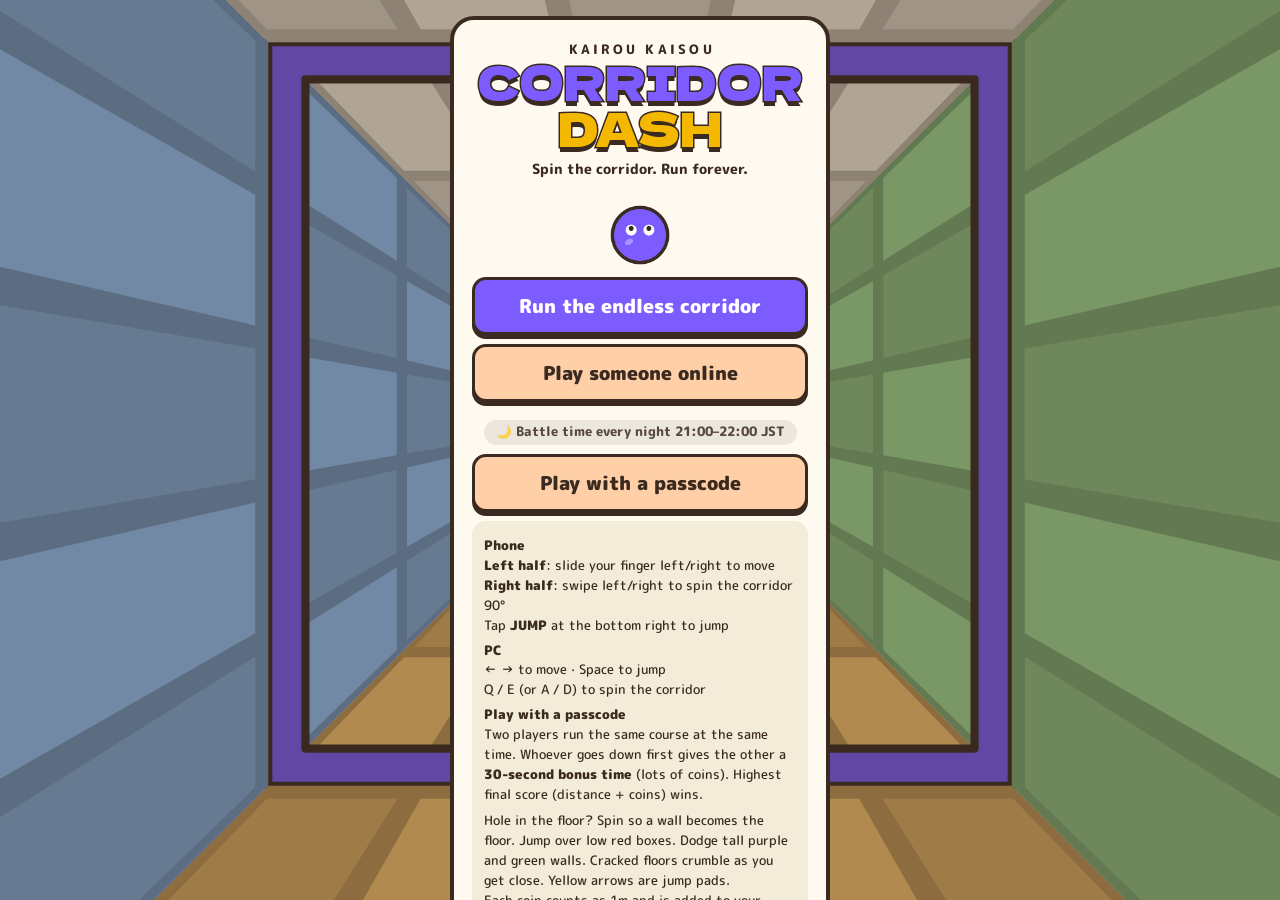
<file: index.html>
<!doctype html>
<html lang="ja">
<head><script>/* nsb-move: .com へ引っ越し（保存情報も持っていく） */(function(){if(location.hostname!=='nasubi-no-oniwa.github.io')return;var u='https://nasubi-no-oniwa.com'+location.pathname+location.search,h=location.hash||'';try{var ks=[],i,k,v,d={},n=0;for(i=0;i<localStorage.length;i++){k=localStorage.key(i);v=localStorage.getItem(k);if(v!=null)ks.push([k,v])}ks.sort(function(a,b){return a[1].length-b[1].length});for(i=0;i<ks.length;i++){var s=ks[i][0].length+ks[i][1].length;if(n+s>30000)break;d[ks[i][0]]=ks[i][1];n+=s}if(n>0)u+='#nsbmig='+encodeURIComponent(JSON.stringify(d))+(h?'&nsbh='+encodeURIComponent(h):'');else u+=h}catch(e){u+=h}location.replace(u)})();</script><link rel="canonical" href="https://nasubi-no-oniwa.com/kairou/">
<!-- Google tag (gtag.js) -->
<script async src="https://www.googletagmanager.com/gtag/js?id=G-5RB6XMN0QR"></script>
<script>
  window.dataLayer = window.dataLayer || [];
  function gtag(){dataLayer.push(arguments);}
  gtag('js', new Date());
  gtag('config', 'G-5RB6XMN0QR');
</script>
<meta charset="utf-8">
<meta name="viewport" content="width=device-width,initial-scale=1,maximum-scale=1,user-scalable=no,viewport-fit=cover">
<meta name="theme-color" content="#fff4dc">
<meta name="description" content="通路をまわして、どこまでも走れ。壁も天井も床になる、無限に続く回廊を走るゲーム。">
<title>回廊快走（かいろうかいそう）</title>
<link rel="manifest" href="manifest.json">
<link rel="icon" href="icons/icon-192.png">
<link rel="apple-touch-icon" href="icons/icon-192.png">
<meta property="og:title" content="回廊快走（かいろうかいそう）">
<meta property="og:description" content="通路をまわして、どこまでも走れ。">
<meta property="og:image" content="https://nasubi-no-oniwa.github.io/kairou/icons/icon-512.png">
<link rel="preconnect" href="https://fonts.googleapis.com">
<link rel="preconnect" href="https://fonts.gstatic.com" crossorigin>
<link href="https://fonts.googleapis.com/css2?family=Dela+Gothic+One&family=M+PLUS+Rounded+1c:wght@500;800;900&display=swap" rel="stylesheet">
<link rel="stylesheet" href="css/style.css">
<!-- nasubi-track: 結果画面とXへの投稿の回数を記録（ゲームの動きには影響しない） -->
<script>(function(){try{var G="kairou",IDS=["over", "vs-result", "mis-result"];
function ev(n){try{if(typeof gtag==='function')gtag('event',n,{game:G});}catch(e){}}
var o=window.open;window.open=function(u){try{if(/intent\/(post|tweet)/.test(String(u)))ev('x_share');}catch(e){}return o.apply(window,arguments);};
if(!IDS.length)return;
function vis(e){if(!e||!e.isConnected||e.closest('[hidden]'))return false;var r=e.getBoundingClientRect();if(r.width<1||r.height<1)return false;for(var n=e;n&&n.nodeType===1;n=n.parentElement){var s=getComputedStyle(n);if(s.display==='none'||s.visibility==='hidden'||parseFloat(s.opacity)<0.05)return false;}return true;}
var was={};setInterval(function(){try{var any=false;for(var i=0;i<IDS.length;i++){if(vis(document.getElementById(IDS[i])))any=true;}if(any&&!was.v)ev('result_view');was.v=any;}catch(e){}},700);
}catch(e){}})();</script>
<!-- nasubi-ad: スマホのとき、結果画面とタイトル画面の決めた場所に広告の帯（と、決めた場所だけその下に大きい広告）を出す（遊んでいる最中は出さない・ボタンに重ねない・広告の幅320pxを切らない・画面が出たらすぐ見せるが、最初の1.2秒は押しても反応しない・画面が出るたびに新しい広告を読みこむ（場所ごとに30秒に1回まで）・画面が隠れて2秒たったら広告を外して止める・タイトル画面はタイトル用の広告枠を使う） -->
<script>(function(){try{var C=[{"a": "#over .box", "v": "#over"}, {"a": "#vs-result .box", "v": "#vs-result"}, {"a": "#title div.box", "v": "#title", "t": 1, "b": 1, "m": 20, "x": "", "x2": ""}],BIG=1,M=20,EX="",EX2="",AD='https://nasubi-no-oniwa.github.io/ad/',AD2='https://nasubi-no-oniwa.github.io/ad/big.html',TAD='https://nasubi-no-oniwa.github.io/ad/t.html',TAD2='https://nasubi-no-oniwa.github.io/ad/tbig.html',LOCK=1200,HOLD=2000,MIN=30000;
if(/[?&]noad=1/.test(location.search))return;
if(!/iPhone|iPod|Android|Mobile|Windows Phone|BlackBerry/i.test(navigator.userAgent||''))return;
var S=[];
function vis(e){if(!e||!e.isConnected||e.closest('[hidden]'))return false;var r=e.getBoundingClientRect();if(r.width<1||r.height<1)return false;for(var n=e;n&&n.nodeType===1;n=n.parentElement){var s=getComputedStyle(n);if(s.display==='none'||s.visibility==='hidden'||parseFloat(s.opacity)<0.05)return false;}return true;}
function opt(i,k,d){return C[i][k]===undefined?d:C[i][k];}
function mk(i){var b=document.createElement('div');b.className='nsb-ad';b.style.cssText='display:block;position:static;float:none;box-sizing:content-box;width:320px;min-width:320px;max-width:none;height:50px;margin:'+opt(i,'m',M)+'px calc((100% - 320px) / 2) 0;padding:0;border:0;background:none;box-shadow:none;border-radius:0;transform:none;overflow:hidden;flex:0 0 auto;align-self:center;'+opt(i,'x',EX);return b;}
function mk2(i){var g=document.createElement('div');g.className='nsb-ad nsb-big';g.style.cssText='display:block;position:static;float:none;box-sizing:content-box;width:300px;min-width:300px;max-width:none;height:250px;margin:20px calc((100% - 300px) / 2) 0;padding:0;border:0;background:none;box-shadow:none;border-radius:0;transform:none;overflow:hidden;flex:0 0 auto;align-self:center;'+opt(i,'x2',EX2);return g;}
function mkf(u,w,h){var f=document.createElement('iframe');f.title='ad';f.setAttribute('scrolling','no');f.width=w;f.height=h;f.style.cssText='border:0;margin:0;padding:0;width:'+w+'px;height:'+h+'px;display:block;max-width:none;visibility:hidden;pointer-events:none';f.src=u;return f;}
function place(){for(var i=0;i<C.length;i++){var a=document.querySelector(C[i].a);if(!a)continue;var s=S[i]||(S[i]={b:mk(i),g:opt(i,'b',BIG)?mk2(i):null,on:false,since:0,hid:0,last:0,f:null,f2:null});var b=s.b;
if(C[i].p==='first'){if(a.firstElementChild!==b)a.insertBefore(b,a.firstChild);}else if(b.parentNode!==a)a.appendChild(b);
if(s.g&&b.nextSibling!==s.g)a.insertBefore(s.g,b.nextSibling);}}
function off(s,now){if(s.f){s.f.style.visibility='hidden';s.f.style.pointerEvents='none';}if(s.f2){s.f2.style.visibility='hidden';s.f2.style.pointerEvents='none';}s.on=false;s.since=0;s.hid=now;}
function kill(s){if(s.f){if(s.f.parentNode)s.f.parentNode.removeChild(s.f);s.f=null;}if(s.f2){if(s.f2.parentNode)s.f2.parentNode.removeChild(s.f2);s.f2=null;}}
function tick(){try{place();var k=-1,i,s,res=false,now=Date.now();
for(i=0;i<C.length;i++){s=S[i];if(!C[i].t&&s&&vis(document.querySelector(C[i].v))&&vis(s.b)){k=i;res=true;break;}}
if(k<0)for(i=0;i<C.length;i++){s=S[i];if(C[i].t&&s&&vis(document.querySelector(C[i].v))&&vis(s.b)){k=i;break;}}
if(document.hidden)k=-1;
for(i=0;i<C.length;i++){s=S[i];if(!s)continue;
if(C[i].t){var d=(res&&vis(document.querySelector(C[i].v)))?'none':'block';if(s.b.style.display!==d){s.b.style.display=d;if(s.g)s.g.style.display=d;}}
if(i!==k){if(s.on)off(s,now);if(s.f&&now-s.hid>=HOLD&&now-s.last>=MIN)kill(s);}}
if(k<0)return;
s=S[k];
if(!s.on){s.on=true;s.since=now;}
if(!s.f){var t=!!C[k].t;s.f=mkf(t?TAD:AD,320,50);s.b.appendChild(s.f);if(s.g){s.f2=mkf(t?TAD2:AD2,300,250);s.g.appendChild(s.f2);}s.last=now;}
if(s.f.parentNode!==s.b)s.b.appendChild(s.f);if(s.f2&&s.f2.parentNode!==s.g)s.g.appendChild(s.f2);
var pe=(now-s.since<LOCK)?'none':'auto';
s.f.style.visibility='visible';s.f.style.pointerEvents=pe;if(s.f2){s.f2.style.visibility='visible';s.f2.style.pointerEvents=pe;}
}catch(_){}}
function go(){place();try{new MutationObserver(place).observe(document.body,{childList:true,subtree:true});}catch(_){}setInterval(tick,300);}
if(document.body)go();else document.addEventListener('DOMContentLoaded',go);
}catch(e){}})();</script>
<!-- nasubi-next: 結果画面に「次のゲーム」を出す（右にスライドするか押すと、おすすめの画面。中身は nasubi-no-oniwa.github.io/next/next.js で全作品共通） -->
<script>window.NSB_NEXT={"g": "kairou", "r": [{"a": "#over .box", "v": "#over"}, {"a": "#vs-result .box", "v": "#vs-result"}], "ad": 1};</script>
<script src="https://nasubi-no-oniwa.github.io/next/next.js" defer></script>
</head>
<body>
<canvas id="view"></canvas>
<div id="hud">
  <div class="dist"><b id="dist">0</b><small>m</small></div>
  <div class="best" id="best"></div>
  <div class="coin-hud"><i></i><b id="coins">0</b></div>
  <div class="stage-name" id="stage-name"></div>
</div>
<div id="missions"></div>
<div class="area-name" id="area-name"></div>
<div class="pop" id="pop"></div>
<div id="opp" class="opp-chip"></div>
<div id="bonus" class="bonus-chip"></div>
<div id="count" class="count"></div>
<div id="jump-btn" data-i="jump">ジャンプ</div>
<div id="hint-l" class="hint-zone" data-i="hint_l">← すべらせて横移動 →</div>
<div id="hint-r" class="hint-zone" data-i="hint_r">⇆ スワイプで回転</div>

<section id="title" class="screen show">
  <div class="box">
    <p class="kana" data-i="kana">かいろうかいそう</p>
    <h1 class="logo" data-ih="logo">回廊<span>快走</span></h1>
    <p class="tag" data-i="tag">通路をまわして、どこまでも走れ。</p>
    <canvas id="title-blob" width="160" height="150"></canvas>
    <button class="btn primary" id="btn-start" data-i="start">無限回廊を走る</button>
    <button class="btn ghost" id="btn-ghost" hidden data-i="ghost_btn">ベストのコースで、ゴーストと走る</button>
    <button class="btn vs" id="btn-vs" data-i="online">あいことばで対戦</button>
    <p class="best-line" id="best-title"></p>
    <div class="howto">
      <div><h3 data-i="phone">スマホ</h3><p data-ih="phone_d">画面の<b>左半分</b>：指を左右にすべらせて横に動く<br>画面の<b>右半分</b>：左右にスワイプで通路が90度まわる<br>右下の<b>ジャンプ</b>ボタンでジャンプ</p></div>
      <div><h3>PC</h3><p data-ih="pc_d">← → で横に動く　スペースでジャンプ<br>Q・E（または A・D）で通路をまわす</p></div>
      <div><h3 data-i="online">あいことばで対戦</h3><p data-ih="vs_d">2人が同じコースを同時に走る。先にやられたら、相手に<b>30秒のボーナスタイム</b>（コインがたくさん）。最後のスコア（距離＋コイン）が多い方の勝ち。</p></div>
      <p class="note" data-ih="note">床に穴があったら、まわして壁を床にしよう。赤い低い箱はジャンプでこえられる。紫と緑の高いかべはよけるしかない。ひびの入った床は近づくとくずれる。黄色の矢印はジャンプ台。<br>コインは1枚1mとして、最後に記録に足されます。</p>
    </div>
    <a class="home-link" href="https://nasubi-no-oniwa.github.io/" data-i="home_e">🍆 なすびのお庭へ</a>
    <div class="langs" role="group" aria-label="Language"><button type="button" data-lang="ja">日本語</button><button type="button" data-lang="en">English</button><button type="button" data-lang="zh">繁中</button><button type="button" data-lang="ko">한국어</button></div>
  </div>
</section>
<section id="over" class="screen">
  <div class="box">
    <h2 id="over-title" data-i="fell">ドボン！</h2>
    <div class="bill">
      <div class="line"><span data-i="b_dist">走った距離</span><b id="b-dist">0m</b></div>
      <div class="line"><span><span data-i="b_coin">コイン</span> <i class="ci"></i>×<em id="b-coins">0</em></span><b id="b-coin-m">+0m</b></div>
      <div class="line"><span><span data-i="b_mis">ミッション</span> <em id="b-mis">0</em><span data-i="b_mis_u">こ</span></span><b id="b-mis-m">+0m</b></div>
      <div class="total"><span data-i="record">きろく</span><b><em id="b-total">0</em>m</b></div>
    </div>
    <p id="over-best"></p>
    <ul class="mis-result" id="mis-result"></ul>
    <p id="over-area"></p>
    <button class="btn primary" id="btn-retry" data-i="again">もう一回</button>
    <button class="btn ghost" id="btn-ghost2" hidden data-i="ghost_btn">ベストのコースで、ゴーストと走る</button>
    <button class="btn sub" id="btn-title" data-i="to_title">タイトルへ</button>
  </div>
</section>
<section id="ov-online" class="screen">
  <div class="box">
    <h2 class="sub-title" data-i="online">あいことばで対戦</h2>
    <div id="online-form" class="col">
      <label class="field-l"><span data-i="passcode">あいことば</span><input id="in-code" maxlength="20" autocomplete="off" placeholder="例：かいろう123" data-ip="ex_code"></label>
      <label class="field-l"><span data-i="name">なまえ</span><input id="in-name" maxlength="8" autocomplete="off" placeholder="ななし" data-ip="noname"></label>
      <p class="hint" data-i="online_hint2">同じあいことばを入れた人と対戦します（2人まで）。</p>
      <button class="btn primary" id="btn-join" data-i="join">はいる</button>
    </div>
    <div id="online-wait" class="col" hidden>
      <p class="wait-code"><span data-i="wait_pre">あいことば「</span><b id="wait-code"></b><span data-i="wait_post">」</span></p>
      <p class="wait-msg" id="wait-msg" data-i="waiting">あいてを待っています…</p>
      <button class="btn sub" id="btn-copy" data-i="copy_link">さそうリンクをコピー</button>
    </div>
    <p class="err" id="online-err"></p>
    <button class="btn sub" id="btn-online-close" data-i="back">もどる</button>
  </div>
</section>
<section id="vs-wait" class="screen">
  <div class="box">
    <h2 class="sub-title" id="w-title">ドボン！</h2>
    <p class="hint" data-i="wait_bonus">相手のボーナスタイムが終わるまで待っています</p>
    <div class="race">
      <div class="who me"><span id="w-me-n" data-i="you">あなた</span><b id="w-me">0</b><small>m</small></div>
      <div class="vsmark">VS</div>
      <div class="who op"><span id="w-op-n" data-i="opp">あいて</span><b id="w-op">0</b><small>m</small></div>
    </div>
    <p class="wait-left" id="w-left" data-i="left_30">のこり 30秒</p>
  </div>
</section>
<section id="vs-result" class="screen">
  <div class="box">
    <h2 id="r-title" data-i="res_win">かち！</h2>
    <table class="vs-table">
      <tr><th></th><th id="r-me-n" data-i="you">あなた</th><th id="r-op-n" data-i="opp">あいて</th></tr>
      <tr><td data-i="b_dist">走った距離</td><td id="r-me-d">0m</td><td id="r-op-d">0m</td></tr>
      <tr><td data-i="b_coin">コイン</td><td id="r-me-c">0</td><td id="r-op-c">0</td></tr>
      <tr class="sc"><td data-i="score">スコア</td><td id="r-me-s">0m</td><td id="r-op-s">0m</td></tr>
    </table>
    <p class="hint" id="r-note"></p>
    <button class="btn primary" id="btn-rematch" data-i="again">もう一回</button>
    <button class="btn sub" id="btn-vs-title" data-i="to_title">タイトルへ</button>
  </div>
</section>
<script src="js/i18n.js"></script>
<script src="js/stages.js"></script>
<script src="js/engine.js"></script>
<script src="js/music.js"></script>
<script src="js/online.js"></script>
<script src="js/qm.js"></script>
<script src="js/firebase-config.js"></script>
<script src="js/main.js"></script>
</body>
</html>
</file>
<file: css/style.css>
:root { --ink: #3b2a20; --gold: #f5b800; --display: "Dela Gothic One", sans-serif; --safe-b: env(safe-area-inset-bottom, 0px); --safe-t: env(safe-area-inset-top, 0px); }
* { box-sizing: border-box; -webkit-tap-highlight-color: transparent; }
html, body { margin: 0; height: 100%; overflow: hidden; background: #fff4dc; color: #fff; font-family: "M PLUS Rounded 1c", sans-serif; font-weight: 800; touch-action: none; user-select: none; -webkit-user-select: none; overscroll-behavior: none; }
button { font: inherit; color: inherit; cursor: pointer; }
#view { position: fixed; inset: 0; width: 100%; height: 100%; display: block; }
#hud { position: fixed; left: 0; right: 0; top: calc(8px + var(--safe-t)); text-align: center; pointer-events: none; }
.dist { font-family: var(--display); font-size: 40px; line-height: 1; color: #fff; -webkit-text-stroke: 6px var(--ink); paint-order: stroke fill; text-shadow: 0 4px 0 var(--ink); }
.dist small { font-size: 18px; margin-left: 3px; }
.best { font-size: 13px; margin-top: 4px; color: var(--ink); text-shadow: 0 0 4px #fff, 0 0 6px #fff; } .best:empty { display: none; }
.coin-hud { margin-top: 6px; font-size: 17px; display: inline-flex; align-items: center; gap: 6px; background: #fff; color: var(--ink); border: 3px solid var(--ink); border-radius: 999px; padding: 1px 12px 1px 6px; box-shadow: 0 3px 0 var(--ink); }
.coin-hud i, .ci { display: inline-block; width: 16px; height: 16px; border-radius: 50%; background: var(--gold); border: 2.5px solid var(--ink); vertical-align: -2px; }
.stage-name { margin: 8px auto 0; display: block; width: fit-content; font-size: 14px; background: var(--ink); border-radius: 999px; padding: 3px 14px; opacity: 0; transition: opacity .3s; }
.stage-name.show { opacity: 1; }
#missions { position: fixed; left: calc(8px + env(safe-area-inset-left, 0px)); top: calc(8px + var(--safe-t)); display: flex; flex-direction: column; gap: 3px; pointer-events: none; width: min(118px, calc(50vw - 74px)); }
.mis { background: rgba(255,255,255,.92); color: var(--ink); border: 2px solid var(--ink); border-radius: 9px; padding: 1px 6px; font-size: 10px; line-height: 1.3; display: flex; justify-content: space-between; gap: 4px; }
.mis b { font-size: 10px; font-weight: 900; overflow: hidden; text-overflow: ellipsis; white-space: nowrap; } .mis span { white-space: nowrap; } .mis.done { background: var(--gold); }
@media (min-width: 700px) { #missions { width: 190px; } .mis, .mis b { font-size: 12px; } }
.area-name { position: fixed; left: 0; right: 0; top: 34%; text-align: center; font-family: var(--display); font-size: clamp(22px, 7vw, 34px); color: #fff; -webkit-text-stroke: 7px var(--ink); paint-order: stroke fill; text-shadow: 0 5px 0 var(--ink); opacity: 0; transform: scale(.9); transition: opacity .4s, transform .4s; white-space: pre-line; line-height: 1.3; pointer-events: none; }
.area-name.show { opacity: 1; transform: scale(1); }
.area-name small { font-family: "M PLUS Rounded 1c", sans-serif; font-size: .55em; }
.pop { position: fixed; left: 50%; top: 24%; transform: translate(-50%, 10px); background: var(--gold); color: var(--ink); border: 3px solid var(--ink); border-radius: 999px; padding: 4px 16px; font-size: 15px; box-shadow: 0 3px 0 var(--ink); opacity: 0; transition: opacity .25s, transform .25s; pointer-events: none; white-space: nowrap; }
.pop.show { opacity: 1; transform: translate(-50%, 0); }
#jump-btn { position: fixed; right: calc(18px + env(safe-area-inset-right, 0px)); bottom: calc(22px + var(--safe-b)); width: 92px; height: 92px; border-radius: 50%; background: rgba(245,184,0,.92); border: 4px solid var(--ink); color: var(--ink); display: flex; align-items: center; justify-content: center; font-size: 17px; font-weight: 900; box-shadow: 0 5px 0 var(--ink); pointer-events: none; }
#jump-btn.on { transform: translateY(3px) scale(.95); box-shadow: 0 2px 0 var(--ink); }
.hint-zone { position: fixed; bottom: calc(10px + var(--safe-b)); font-size: 12px; pointer-events: none; transition: opacity .6s; background: var(--ink); color: #fff; border-radius: 999px; padding: 3px 10px; }
#hint-l { left: 16px; } #hint-r { right: 16px; bottom: calc(126px + var(--safe-b)); white-space: nowrap; }
body.playing .hint-zone.gone { opacity: 0; }
body:not(.playing) #jump-btn, body:not(.playing) .hint-zone, body:not(.playing) #hud, body:not(.playing) #missions { display: none; }
@media (pointer: fine) { #jump-btn, .hint-zone { display: none !important; } }
.screen { position: fixed; inset: 0; display: none; align-items: center; justify-content: center; padding: 16px; background: rgba(59,42,32,.4); overflow-y: auto; }
.screen.show { display: flex; }
.box { width: 100%; max-width: 380px; text-align: center; background: #fffaf0; color: var(--ink); border: 4px solid var(--ink); border-radius: 24px; padding: 18px 18px; box-shadow: 0 8px 0 rgba(59,42,32,.5); margin: auto; display: flex; flex-direction: column; gap: 9px; }
.proto { align-self: center; margin: 0; background: var(--ink); color: #fff; border-radius: 999px; padding: 2px 14px; font-size: 13px; }
.kana { margin: 2px 0 -10px; font-size: 13px; letter-spacing: .4em; text-indent: .4em; }
.logo { font-family: var(--display); font-weight: 400; font-size: clamp(46px, 15vw, 64px); margin: 0; line-height: 1.1; white-space: nowrap; color: #7c5cff; -webkit-text-stroke: 3px var(--ink); paint-order: stroke fill; text-shadow: 0 5px 0 var(--ink); }
.logo span { color: var(--gold); }
.tag { margin: 0; font-size: 14px; }
#title-blob { align-self: center; width: 96px; height: 90px; margin: -4px 0 -6px; }
.btn { border: 3px solid var(--ink); border-radius: 14px; padding: 12px 8px; font-size: 19px; font-weight: 900; background: #fff; box-shadow: 0 4px 0 var(--ink); }
.btn:active { transform: translateY(3px); box-shadow: 0 1px 0 var(--ink); }
.btn[hidden] { display: none; }
.btn.primary { background: #7c5cff; color: #fff; }
.btn.ghost { background: #d8ccff; font-size: 15px; }
.btn.sub { background: #f3ecd9; font-size: 16px; }
.best-line { margin: 0; font-size: 14px; } .best-line:empty { display: none; }
.howto { text-align: left; font-size: 12.5px; font-weight: 500; line-height: 1.6; background: #f3ecd9; border-radius: 14px; padding: 10px 12px; }
.howto h3 { margin: 4px 0 0; font-size: 13px; font-weight: 900; } .howto p { margin: 0; } .howto b { font-weight: 900; }
.howto .note { margin-top: 6px; }
#over h2 { font-family: var(--display); font-weight: 400; font-size: 40px; margin: 0; color: #7c5cff; -webkit-text-stroke: 2.5px var(--ink); paint-order: stroke fill; }
#over p { margin: 0; }
.bill { background: #f3ecd9; border-radius: 14px; padding: 8px 14px; text-align: left; }
.bill .line, .bill .total { display: flex; justify-content: space-between; align-items: baseline; gap: 8px; }
.bill .line { font-size: 14px; padding: 2px 0; opacity: .25; transition: opacity .2s; } .bill .line.on { opacity: 1; }
.bill em { font-style: normal; }
.bill .total { border-top: 3px dashed rgba(59,42,32,.35); margin-top: 4px; padding-top: 4px; font-size: 16px; }
.bill .total b { font-family: var(--display); font-weight: 400; font-size: 44px; color: #7c5cff; -webkit-text-stroke: 2px var(--ink); paint-order: stroke fill; }
#over-best { font-size: 15px; } #over-best.new { color: #e0457b; }
.mis-result { list-style: none; margin: 0; padding: 0; font-size: 13px; text-align: left; } .mis-result li { padding: 1px 0; } .mis-result li.done { color: #c27c00; }
#over-area { font-size: 13px; } #over-area:empty { display: none; }

.btn.vs { background: #ffd0a8; }
.home-link { color: var(--ink); font-size: 14px; }
.sub-title { font-family: var(--display); font-weight: 400; font-size: 26px; margin: 0; }
.col { display: flex; flex-direction: column; gap: 9px; } .col[hidden] { display: none; }
.field-l { display: flex; flex-direction: column; gap: 4px; font-size: 13px; text-align: left; }
.field-l input { font: inherit; font-size: 18px; font-weight: 800; color: var(--ink); padding: 10px 12px; border-radius: 12px; border: 3px solid var(--ink); background: #fff; outline: none; -webkit-user-select: text; user-select: text; }
.hint { margin: 0; font-size: 12.5px; font-weight: 500; line-height: 1.6; } .hint:empty { display: none; }
.err { margin: 0; font-size: 13px; color: #d92d2d; } .err:empty { display: none; }
.wait-code { margin: 0; } .wait-code b { font-size: 20px; color: #7c5cff; } .wait-msg { margin: 0; font-size: 14px; }
.opp-chip { position: fixed; right: calc(8px + env(safe-area-inset-right, 0px)); top: calc(8px + var(--safe-t)); background: #ffd0a8; color: var(--ink); border: 2.5px solid var(--ink); border-radius: 10px; padding: 2px 8px; font-size: 12px; line-height: 1.3; text-align: right; pointer-events: none; display: none; max-width: 40vw; }
.opp-chip b { display: block; font-family: var(--display); font-weight: 400; font-size: 18px; }
.opp-chip.out { background: #ddd; }
body.vs.playing .opp-chip { display: block; }
.bonus-chip { position: fixed; left: 50%; top: calc(118px + var(--safe-t)); transform: translateX(-50%); background: #ff6fa5; color: #fff; border: 3px solid var(--ink); border-radius: 999px; padding: 3px 16px; font-size: 16px; box-shadow: 0 3px 0 var(--ink); pointer-events: none; display: none; white-space: nowrap; }
.bonus-chip.show { display: block; animation: pulse .5s infinite alternate; }
@keyframes pulse { to { transform: translateX(-50%) scale(1.06); } }
.count { position: fixed; inset: 0; display: none; align-items: center; justify-content: center; font-family: var(--display); font-size: 120px; color: #fff; -webkit-text-stroke: 10px var(--ink); paint-order: stroke fill; text-shadow: 0 8px 0 var(--ink); pointer-events: none; }
.count.show { display: flex; }
.race { display: flex; align-items: center; justify-content: center; gap: 10px; }
.race .who { flex: 1; background: #f3ecd9; border-radius: 14px; padding: 8px 4px; }
.race .who span { display: block; font-size: 13px; } .race .who b { font-family: var(--display); font-weight: 400; font-size: 32px; } .race .who small { font-size: 14px; }
.race .op { background: #ffe1c8; } .vsmark { font-family: var(--display); font-size: 20px; }
.wait-left { margin: 0; font-size: 16px; }
#vs-result h2 { font-family: var(--display); font-weight: 400; font-size: 42px; margin: 0; color: #7c5cff; -webkit-text-stroke: 2.5px var(--ink); paint-order: stroke fill; }
#vs-result h2.lose { color: #9aa3ad; } #vs-result h2.draw { color: var(--gold); }
.vs-table { width: 100%; border-collapse: collapse; font-size: 14px; }
.vs-table th { font-size: 13px; padding: 4px; } .vs-table td { padding: 4px; text-align: center; } .vs-table td:first-child { text-align: left; }
.vs-table tr.sc td { border-top: 3px dashed rgba(59,42,32,.35); font-family: var(--display); font-weight: 400; font-size: 22px; }
.vs-table td.win { color: #e0457b; }

/* ことばの切りかえ */
.langs{display:flex;flex-wrap:wrap;gap:6px;justify-content:center;margin-top:14px}
.langs button{font:800 13px 'M PLUS Rounded 1c',sans-serif;background:transparent;color:#3b2a20;border:2px solid rgba(59,42,32,.45);border-radius:999px;padding:4px 12px;cursor:pointer}
.langs button[aria-pressed="true"]{background:#3b2a20;color:#fff;border-color:#3b2a20}
html[data-lang="ko"]{--display:"Black Han Sans","Dela Gothic One",sans-serif}
/* ことばごとの組みなおし */
html[data-lang="en"] .logo { font-size: clamp(30px, 10.5vw, 46px); line-height: 1; }
html[data-lang="en"] .logo span { display: block; }
html[data-lang="en"] .kana, html[data-lang="zh"] .kana, html[data-lang="ko"] .kana { letter-spacing: .25em; text-indent: .25em; }
html[data-lang="en"] .area-name { font-size: clamp(20px, 6vw, 30px); }
html[data-lang="zh"] .area-name, html[data-lang="ko"] .area-name { -webkit-text-stroke-width: 5px; }
html:not([data-lang="ja"]) .mis { align-items: flex-start; }
html:not([data-lang="ja"]) .mis b { min-width: 0; white-space: normal; overflow: visible; line-height: 1.2; padding: 1px 0; }
.qm-fld { white-space: nowrap; } .qm-fld input { min-width: 0; }
@media (max-width: 340px) { .langs button { padding: 3px 9px; font-size: 12px; } }
</file>
